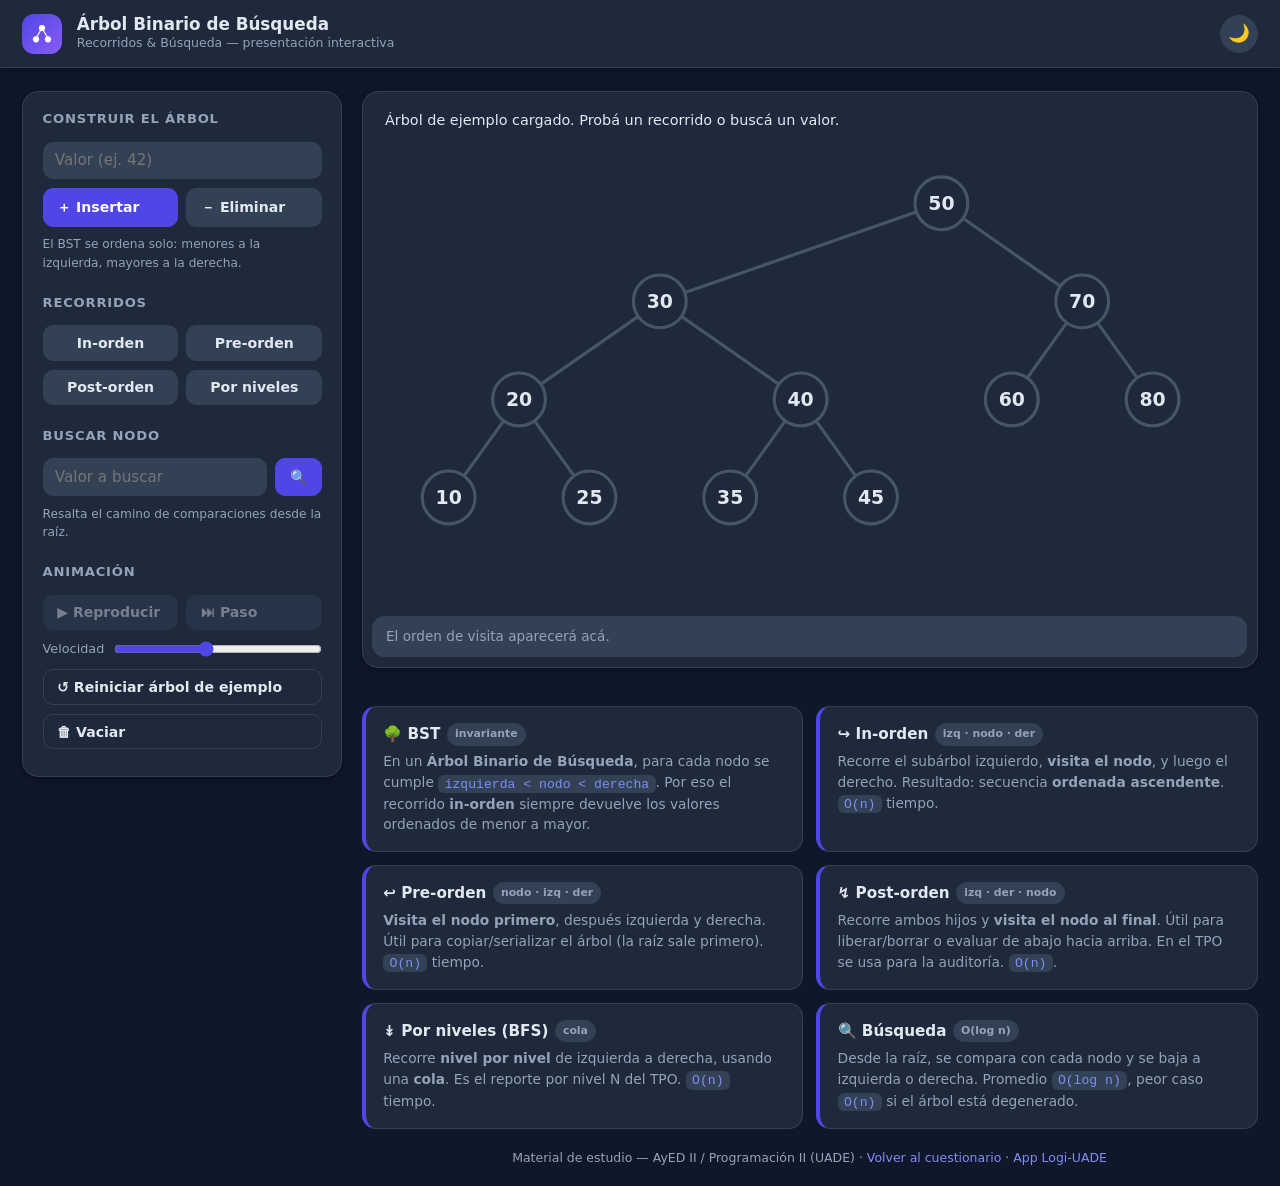
<file: src/main/resources/web/arbolbinario.html>
<!DOCTYPE html>
<html lang="es" data-theme="dark">
<head>
  <meta charset="UTF-8" />
  <meta name="viewport" content="width=device-width, initial-scale=1.0" />
  <title>Árbol Binario de Búsqueda — Recorridos y Búsqueda</title>
  <link rel="icon" href="data:image/svg+xml,<svg xmlns='http://www.w3.org/2000/svg' viewBox='0 0 100 100'><circle cx='50' cy='25' r='14' fill='%234f46e5'/><circle cx='25' cy='70' r='14' fill='%238b5cf6'/><circle cx='75' cy='70' r='14' fill='%238b5cf6'/><path d='M50 25 L25 70 M50 25 L75 70' stroke='%2394a3b8' stroke-width='4'/></svg>" />
  <style>
    /* ===========================================================
       Tema (claro/oscuro) via variables CSS. Reusa la clave de
       localStorage 'tpa2_theme' del resto del material de estudio.
       =========================================================== */
    :root, [data-theme="dark"] {
      --bg:        #0f172a;
      --bg-elev:   #1e293b;
      --bg-soft:   #334155;
      --border:    #334155;
      --text:      #e2e8f0;
      --text-dim:  #94a3b8;
      --accent:    #818cf8;
      --accent-strong: #4f46e5;
      --node:      #1e293b;
      --node-stroke: #475569;
      --node-text: #e2e8f0;
      --edge:      #475569;
      --active:    #f59e0b;       /* nodo siendo visitado */
      --active-text: #0f172a;
      --visited:   #10b981;       /* ya visitado en el recorrido */
      --visited-text: #052e1a;
      --path:      #38bdf8;       /* camino de busqueda */
      --found:     #10b981;
      --notfound:  #ef4444;
      --shadow:    rgba(0,0,0,.35);
    }
    [data-theme="light"] {
      --bg:        #f1f5f9;
      --bg-elev:   #ffffff;
      --bg-soft:   #f8fafc;
      --border:    #e2e8f0;
      --text:      #1e293b;
      --text-dim:  #64748b;
      --accent:    #4f46e5;
      --accent-strong: #4338ca;
      --node:      #ffffff;
      --node-stroke: #cbd5e1;
      --node-text: #1e293b;
      --edge:      #cbd5e1;
      --active:    #f59e0b;
      --active-text: #ffffff;
      --visited:   #10b981;
      --visited-text: #ffffff;
      --path:      #0ea5e9;
      --found:     #10b981;
      --notfound:  #ef4444;
      --shadow:    rgba(15,23,42,.08);
    }

    * { box-sizing: border-box; margin: 0; padding: 0; }
    html, body { height: 100%; }
    body {
      font-family: 'Segoe UI', system-ui, -apple-system, sans-serif;
      background: var(--bg);
      color: var(--text);
      line-height: 1.5;
      transition: background .25s, color .25s;
    }

    /* ---- Header ---- */
    header.topbar {
      position: sticky; top: 0; z-index: 20;
      display: flex; align-items: center; gap: .9rem;
      padding: .85rem 1.4rem;
      background: var(--bg-elev);
      border-bottom: 1px solid var(--border);
      box-shadow: 0 1px 6px var(--shadow);
    }
    .brand-icon {
      width: 40px; height: 40px; border-radius: 12px;
      background: linear-gradient(135deg, #4f46e5, #8b5cf6);
      display: grid; place-items: center; flex-shrink: 0;
    }
    .brand-icon svg { width: 24px; height: 24px; }
    .brand-text h1 { font-size: 1.05rem; font-weight: 700; line-height: 1.15; }
    .brand-text p  { font-size: .78rem; color: var(--text-dim); }
    .topbar-spacer { flex: 1; }
    .theme-toggle {
      border: 1px solid var(--border); background: var(--bg-soft);
      color: var(--text); border-radius: 999px;
      width: 38px; height: 38px; cursor: pointer; font-size: 1.1rem;
      display: grid; place-items: center; transition: background .15s;
    }
    .theme-toggle:hover { background: var(--border); }

    /* ---- Layout ---- */
    .wrap {
      max-width: 1280px; margin: 0 auto; padding: 1.4rem;
      display: grid; gap: 1.2rem;
      grid-template-columns: 1fr;
    }
    @media (min-width: 1000px) {
      .wrap { grid-template-columns: 320px 1fr; align-items: start; }
    }

    .card {
      background: var(--bg-elev);
      border: 1px solid var(--border);
      border-radius: 16px;
      padding: 1.1rem 1.2rem;
      box-shadow: 0 2px 10px var(--shadow);
    }
    .card h2 {
      font-size: .82rem; text-transform: uppercase; letter-spacing: .06em;
      color: var(--text-dim); margin-bottom: .8rem; font-weight: 700;
    }

    /* ---- Controles ---- */
    .control-group { margin-bottom: 1.3rem; }
    .control-group:last-child { margin-bottom: 0; }
    .control-row { display: flex; gap: .5rem; margin-bottom: .55rem; flex-wrap: wrap; }
    input[type="number"] {
      flex: 1; min-width: 0;
      padding: .55rem .7rem; border-radius: 10px;
      border: 1px solid var(--border); background: var(--bg-soft);
      color: var(--text); font-size: .95rem; font-family: inherit;
    }
    input[type="number"]:focus { outline: 2px solid var(--accent); outline-offset: 0; }
    .btn {
      padding: .55rem .85rem; border-radius: 10px; border: 1px solid var(--border);
      background: var(--bg-soft); color: var(--text); cursor: pointer;
      font-size: .88rem; font-weight: 600; font-family: inherit;
      transition: background .15s, transform .05s, opacity .15s;
      display: inline-flex; align-items: center; gap: .35rem;
    }
    .btn:hover:not(:disabled) { background: var(--border); }
    .btn:active:not(:disabled) { transform: translateY(1px); }
    .btn:disabled { opacity: .45; cursor: not-allowed; }
    .btn-primary { background: var(--accent-strong); border-color: var(--accent-strong); color: #fff; }
    .btn-primary:hover:not(:disabled) { background: var(--accent); border-color: var(--accent); }
    .btn-traversal { flex: 1 1 calc(50% - .25rem); justify-content: center; }
    .btn-traversal.active { background: var(--accent-strong); border-color: var(--accent-strong); color: #fff; }
    .btn-ghost { background: transparent; }

    .slider-row { display: flex; align-items: center; gap: .6rem; margin-top: .2rem; }
    .slider-row label { font-size: .8rem; color: var(--text-dim); white-space: nowrap; }
    input[type="range"] { flex: 1; accent-color: var(--accent-strong); cursor: pointer; }

    .hint { font-size: .76rem; color: var(--text-dim); margin-top: .35rem; }

    /* ---- Visualizacion ---- */
    .viz-card { padding: .6rem; overflow: hidden; }
    .status-bar {
      display: flex; align-items: center; gap: .6rem; flex-wrap: wrap;
      padding: .55rem .8rem; margin-bottom: .5rem;
      font-size: .9rem; min-height: 2.4rem;
    }
    .status-bar .label-strong { font-weight: 700; color: var(--accent); }
    svg#tree { width: 100%; height: auto; display: block; min-height: 340px; }

    /* nodos */
    .node circle {
      fill: var(--node); stroke: var(--node-stroke); stroke-width: 2.5;
      transition: fill .25s, stroke .25s, r .2s;
    }
    .node text {
      fill: var(--node-text); font-size: 15px; font-weight: 700;
      text-anchor: middle; dominant-baseline: central;
      transition: fill .25s; pointer-events: none;
    }
    .node.active circle { fill: var(--active); stroke: var(--active); }
    .node.active text   { fill: var(--active-text); }
    .node.visited circle { fill: var(--visited); stroke: var(--visited); }
    .node.visited text   { fill: var(--visited-text); }
    .node.path circle   { stroke: var(--path); stroke-width: 4; }
    .node.found circle  { fill: var(--found); stroke: var(--found); }
    .node.found text    { fill: #fff; }
    .node.notfound circle { stroke: var(--notfound); stroke-width: 4; }
    .edge { stroke: var(--edge); stroke-width: 2.5; transition: stroke .25s; }
    .edge.path { stroke: var(--path); stroke-width: 4; }

    /* secuencia de visita */
    .sequence {
      display: flex; flex-wrap: wrap; gap: .4rem; align-items: center;
      margin-top: .6rem; padding: .6rem .8rem; min-height: 2.6rem;
      background: var(--bg-soft); border-radius: 12px;
      border: 1px solid var(--border);
    }
    .seq-chip {
      display: inline-grid; place-items: center;
      min-width: 30px; height: 30px; padding: 0 .5rem;
      border-radius: 8px; background: var(--bg-elev);
      border: 1px solid var(--border); font-weight: 700; font-size: .88rem;
      animation: pop .25s ease-out;
    }
    .seq-chip.current { background: var(--active); color: var(--active-text); border-color: var(--active); }
    .seq-arrow { color: var(--text-dim); }
    .seq-empty { color: var(--text-dim); font-size: .85rem; }
    @keyframes pop { from { transform: scale(.6); opacity: 0; } to { transform: scale(1); opacity: 1; } }

    /* ---- Explicaciones ---- */
    .explain-grid { display: grid; gap: .8rem; grid-template-columns: 1fr; margin-top: 1.2rem; }
    @media (min-width: 640px) { .explain-grid { grid-template-columns: 1fr 1fr; } }
    .explain {
      background: var(--bg-elev); border: 1px solid var(--border);
      border-radius: 14px; padding: 1rem 1.1rem;
      border-left: 4px solid var(--accent-strong);
    }
    .explain h3 { font-size: .95rem; margin-bottom: .35rem; display: flex; align-items: center; gap: .4rem; }
    .explain p { font-size: .86rem; color: var(--text-dim); }
    .explain code {
      background: var(--bg-soft); padding: .1rem .4rem; border-radius: 6px;
      font-size: .82rem; color: var(--accent); font-family: 'Consolas', monospace;
    }
    .tag {
      font-size: .68rem; font-weight: 700; padding: .12rem .45rem; border-radius: 999px;
      background: var(--bg-soft); color: var(--text-dim); border: 1px solid var(--border);
    }
    .footer-note {
      grid-column: 1 / -1; text-align: center; font-size: .78rem;
      color: var(--text-dim); margin-top: .4rem;
    }
    .footer-note a { color: var(--accent); text-decoration: none; }
    .footer-note a:hover { text-decoration: underline; }
  </style>
</head>
<body>
  <header class="topbar">
    <div class="brand-icon" aria-hidden="true">
      <svg viewBox="0 0 100 100" fill="none">
        <path d="M50 25 L25 68 M50 25 L75 68" stroke="#fff" stroke-width="5" stroke-linecap="round"/>
        <circle cx="50" cy="25" r="13" fill="#fff"/>
        <circle cx="25" cy="72" r="13" fill="#fff"/>
        <circle cx="75" cy="72" r="13" fill="#fff"/>
      </svg>
    </div>
    <div class="brand-text">
      <h1>Árbol Binario de Búsqueda</h1>
      <p>Recorridos &amp; Búsqueda — presentación interactiva</p>
    </div>
    <div class="topbar-spacer"></div>
    <button class="theme-toggle" id="themeToggle" title="Cambiar tema" aria-label="Cambiar tema">🌙</button>
  </header>

  <div class="wrap">
    <!-- ============ Controles ============ -->
    <aside class="card" aria-label="Controles">
      <div class="control-group">
        <h2>Construir el árbol</h2>
        <div class="control-row">
          <input type="number" id="valorInput" placeholder="Valor (ej. 42)" />
        </div>
        <div class="control-row">
          <button class="btn btn-primary" id="btnInsertar" style="flex:1">＋ Insertar</button>
          <button class="btn" id="btnEliminar" style="flex:1">－ Eliminar</button>
        </div>
        <p class="hint">El BST se ordena solo: menores a la izquierda, mayores a la derecha.</p>
      </div>

      <div class="control-group">
        <h2>Recorridos</h2>
        <div class="control-row">
          <button class="btn btn-traversal" data-trav="inorden">In-orden</button>
          <button class="btn btn-traversal" data-trav="preorden">Pre-orden</button>
        </div>
        <div class="control-row">
          <button class="btn btn-traversal" data-trav="postorden">Post-orden</button>
          <button class="btn btn-traversal" data-trav="niveles">Por niveles</button>
        </div>
      </div>

      <div class="control-group">
        <h2>Buscar nodo</h2>
        <div class="control-row">
          <input type="number" id="buscarInput" placeholder="Valor a buscar" />
          <button class="btn btn-primary" id="btnBuscar">🔍</button>
        </div>
        <p class="hint">Resalta el camino de comparaciones desde la raíz.</p>
      </div>

      <div class="control-group">
        <h2>Animación</h2>
        <div class="control-row">
          <button class="btn" id="btnPlayPause" style="flex:1">⏸ Pausar</button>
          <button class="btn" id="btnPaso" style="flex:1">⏭ Paso</button>
        </div>
        <div class="slider-row">
          <label for="velocidad">Velocidad</label>
          <input type="range" id="velocidad" min="150" max="1400" value="700" step="50" />
        </div>
        <div class="control-row" style="margin-top:.7rem">
          <button class="btn btn-ghost" id="btnReset" style="flex:1">↺ Reiniciar árbol de ejemplo</button>
        </div>
        <div class="control-row">
          <button class="btn btn-ghost" id="btnVaciar" style="flex:1">🗑 Vaciar</button>
        </div>
      </div>
    </aside>

    <!-- ============ Visualizacion ============ -->
    <main style="display:grid; gap:1.2rem;">
      <section class="card viz-card" aria-label="Visualización del árbol">
        <div class="status-bar" id="statusBar">
          <span>Listo. Insertá valores o ejecutá un recorrido.</span>
        </div>
        <svg id="tree" viewBox="0 0 800 400" preserveAspectRatio="xMidYMin meet" role="img" aria-label="Árbol binario"></svg>
        <div class="sequence" id="sequence">
          <span class="seq-empty">El orden de visita aparecerá acá.</span>
        </div>
      </section>

      <section aria-label="Explicaciones">
        <div class="explain-grid">
          <div class="explain">
            <h3>🌳 BST <span class="tag">invariante</span></h3>
            <p>En un <strong>Árbol Binario de Búsqueda</strong>, para cada nodo se cumple
            <code>izquierda &lt; nodo &lt; derecha</code>. Por eso el recorrido <strong>in-orden</strong>
            siempre devuelve los valores ordenados de menor a mayor.</p>
          </div>
          <div class="explain">
            <h3>↪ In-orden <span class="tag">izq · nodo · der</span></h3>
            <p>Recorre el subárbol izquierdo, <strong>visita el nodo</strong>, y luego el derecho.
            Resultado: secuencia <strong>ordenada ascendente</strong>. <code>O(n)</code> tiempo.</p>
          </div>
          <div class="explain">
            <h3>↩ Pre-orden <span class="tag">nodo · izq · der</span></h3>
            <p><strong>Visita el nodo primero</strong>, después izquierda y derecha. Útil para
            copiar/serializar el árbol (la raíz sale primero). <code>O(n)</code> tiempo.</p>
          </div>
          <div class="explain">
            <h3>↯ Post-orden <span class="tag">izq · der · nodo</span></h3>
            <p>Recorre ambos hijos y <strong>visita el nodo al final</strong>. Útil para liberar/borrar
            o evaluar de abajo hacia arriba. En el TPO se usa para la auditoría. <code>O(n)</code>.</p>
          </div>
          <div class="explain">
            <h3>↡ Por niveles (BFS) <span class="tag">cola</span></h3>
            <p>Recorre <strong>nivel por nivel</strong> de izquierda a derecha, usando una
            <strong>cola</strong>. Es el reporte por nivel N del TPO. <code>O(n)</code> tiempo.</p>
          </div>
          <div class="explain">
            <h3>🔍 Búsqueda <span class="tag">O(log n)</span></h3>
            <p>Desde la raíz, se compara con cada nodo y se baja a izquierda o derecha.
            Promedio <code>O(log n)</code>, peor caso <code>O(n)</code> si el árbol está degenerado.</p>
          </div>
          <p class="footer-note">
            Material de estudio — AyED II / Programación II (UADE) ·
            <a href="/cuestionario">Volver al cuestionario</a> · <a href="/">App Logi-UADE</a>
          </p>
        </div>
      </section>
    </main>
  </div>

  <script>
  // =====================================================================
  //  Árbol Binario de Búsqueda — lógica + animaciones, 100% client-side.
  //  No toca la API REST: es una presentación didáctica autocontenida.
  // =====================================================================

  /* ---------- Modelo: BST con nodos {valor, izq, der} ---------- */
  class Nodo {
    constructor(valor) { this.valor = valor; this.izq = null; this.der = null; }
  }

  class BST {
    constructor() { this.raiz = null; }

    insertar(valor) {
      if (this.raiz === null) { this.raiz = new Nodo(valor); return true; }
      let actual = this.raiz;
      while (true) {
        if (valor === actual.valor) return false;          // sin duplicados
        if (valor < actual.valor) {
          if (actual.izq === null) { actual.izq = new Nodo(valor); return true; }
          actual = actual.izq;
        } else {
          if (actual.der === null) { actual.der = new Nodo(valor); return true; }
          actual = actual.der;
        }
      }
    }

    // Devuelve el camino de nodos comparados hasta encontrar (o no) el valor.
    buscarCamino(valor) {
      const camino = [];
      let actual = this.raiz;
      while (actual !== null) {
        camino.push(actual);
        if (valor === actual.valor) return { camino, encontrado: true };
        actual = valor < actual.valor ? actual.izq : actual.der;
      }
      return { camino, encontrado: false };
    }

    // Eliminacion estandar; caso 2 hijos usa el sucesor in-orden (minimo del der).
    eliminar(valor) {
      let existia = false;
      const elim = (nodo, v) => {
        if (nodo === null) return null;
        if (v < nodo.valor) { nodo.izq = elim(nodo.izq, v); return nodo; }
        if (v > nodo.valor) { nodo.der = elim(nodo.der, v); return nodo; }
        existia = true;
        if (nodo.izq === null) return nodo.der;
        if (nodo.der === null) return nodo.izq;
        let suc = nodo.der;
        while (suc.izq !== null) suc = suc.izq;
        nodo.valor = suc.valor;
        nodo.der = elim(nodo.der, suc.valor);
        return nodo;
      };
      this.raiz = elim(this.raiz, valor);
      return existia;
    }

    /* --- Recorridos: devuelven la lista de nodos en orden de VISITA --- */
    inorden()  { const r = []; const go = n => { if (!n) return; go(n.izq); r.push(n); go(n.der); }; go(this.raiz); return r; }
    preorden() { const r = []; const go = n => { if (!n) return; r.push(n); go(n.izq); go(n.der); }; go(this.raiz); return r; }
    postorden(){ const r = []; const go = n => { if (!n) return; go(n.izq); go(n.der); r.push(n); }; go(this.raiz); return r; }
    niveles() {
      const r = []; if (!this.raiz) return r;
      const cola = [this.raiz];
      while (cola.length) {
        const n = cola.shift();
        r.push(n);
        if (n.izq) cola.push(n.izq);
        if (n.der) cola.push(n.der);
      }
      return r;
    }
  }

  /* ---------- Layout: posicion in-orden -> x; profundidad -> y ---------- */
  // Asignar x por indice in-orden garantiza que no se solapen los nodos.
  function calcularLayout(raiz) {
    const pos = new Map();   // nodo -> {x, y, profundidad}
    let indice = 0;
    const asignar = (nodo, profundidad) => {
      if (!nodo) return;
      asignar(nodo.izq, profundidad + 1);
      pos.set(nodo, { col: indice++, prof: profundidad });
      asignar(nodo.der, profundidad + 1);
    };
    asignar(raiz, 0);
    return pos;
  }

  /* ---------- Estado de la app ---------- */
  const SVG_NS = 'http://www.w3.org/2000/svg';
  const EJEMPLO = [50, 30, 70, 20, 40, 60, 80, 10, 25, 35, 45];
  const COL_W = 56, ROW_H = 78, PAD_X = 40, PAD_Y = 44, R = 21;

  const arbol = new BST();
  let posiciones = new Map();
  let svgWidth = 800, svgHeight = 400;

  // Motor de animacion
  const anim = {
    pasos: [],        // [{tipo, nodo, ...}]
    i: 0,
    timer: null,
    playing: false,
    velocidad: 700,
    tipoRecorrido: null,
  };

  const $ = sel => document.querySelector(sel);
  const svg = $('#tree');
  const statusBar = $('#statusBar');
  const sequenceEl = $('#sequence');

  /* ---------- Render del arbol ---------- */
  function render(highlights = {}) {
    posiciones = calcularLayout(arbol.raiz);
    const n = posiciones.size;
    if (n === 0) {
      svgWidth = 800; svgHeight = 300;
      svg.setAttribute('viewBox', `0 0 ${svgWidth} ${svgHeight}`);
      svg.innerHTML = `<text x="${svgWidth/2}" y="${svgHeight/2}" text-anchor="middle"
        fill="var(--text-dim)" font-size="16">Árbol vacío — insertá un valor para empezar.</text>`;
      return;
    }
    let maxCol = 0, maxProf = 0;
    posiciones.forEach(p => { maxCol = Math.max(maxCol, p.col); maxProf = Math.max(maxProf, p.prof); });
    svgWidth  = (maxCol + 1) * COL_W + PAD_X * 2;
    svgHeight = (maxProf + 1) * ROW_H + PAD_Y * 2 - (ROW_H - 2*R);
    svg.setAttribute('viewBox', `0 0 ${svgWidth} ${svgHeight}`);

    const xy = nodo => {
      const p = posiciones.get(nodo);
      return { x: PAD_X + p.col * COL_W + R, y: PAD_Y + p.prof * ROW_H };
    };

    let edges = '', nodes = '';
    const dibujar = (nodo) => {
      if (!nodo) return;
      const { x, y } = xy(nodo);
      [nodo.izq, nodo.der].forEach(hijo => {
        if (!hijo) return;
        const c = xy(hijo);
        const cls = (highlights.pathEdges && highlights.pathEdges.has(hijo)) ? 'edge path' : 'edge';
        edges += `<line class="${cls}" x1="${x}" y1="${y}" x2="${c.x}" y2="${c.y}" />`;
        dibujar(hijo);
      });
    };
    dibujar(arbol.raiz);

    posiciones.forEach((p, nodo) => {
      const { x, y } = xy(nodo);
      let cls = 'node';
      if (highlights.active === nodo)   cls += ' active';
      else if (highlights.visited && highlights.visited.has(nodo)) cls += ' visited';
      if (highlights.path && highlights.path.has(nodo)) cls += ' path';
      if (highlights.found === nodo)    cls += ' found';
      if (highlights.notfound === nodo) cls += ' notfound';
      nodes += `<g class="${cls}"><circle cx="${x}" cy="${y}" r="${R}" /><text x="${x}" y="${y}">${nodo.valor}</text></g>`;
    });

    svg.innerHTML = edges + nodes;
  }

  /* ---------- Secuencia de visita ---------- */
  function renderSecuencia(valores, currentIndex = -1) {
    if (!valores.length) {
      sequenceEl.innerHTML = '<span class="seq-empty">El orden de visita aparecerá acá.</span>';
      return;
    }
    let html = '';
    valores.forEach((v, i) => {
      if (i > 0) html += '<span class="seq-arrow">→</span>';
      html += `<span class="seq-chip${i === currentIndex ? ' current' : ''}">${v}</span>`;
    });
    sequenceEl.innerHTML = html;
  }

  function setStatus(html) { statusBar.innerHTML = html; }

  /* ---------- Control de animacion de recorridos ---------- */
  const NOMBRES = { inorden: 'In-orden', preorden: 'Pre-orden', postorden: 'Post-orden', niveles: 'Por niveles (BFS)' };

  function detenerAnimacion() {
    if (anim.timer) { clearTimeout(anim.timer); anim.timer = null; }
    anim.playing = false;
    anim.pasos = [];
    anim.i = 0;
    anim.tipoRecorrido = null;
    actualizarBotonesRecorrido();
    updatePlayPauseBtn();
  }

  function iniciarRecorrido(tipo) {
    if (!arbol.raiz) { setStatus('El árbol está vacío.'); return; }
    if (anim.timer) { clearTimeout(anim.timer); anim.timer = null; }
    anim.tipoRecorrido = tipo;
    anim.pasos = arbol[tipo]().map(nodo => ({ nodo }));
    anim.i = 0;
    anim.playing = true;
    renderSecuencia([]);
    actualizarBotonesRecorrido();
    updatePlayPauseBtn();
    reproducir();
  }

  // anim.i = indice del PROXIMO paso a pintar.
  function reproducir() {
    if (anim.i >= anim.pasos.length) { finRecorrido(); return; }
    pintarPaso(anim.i);
    anim.i++;
    if (anim.i >= anim.pasos.length) { finRecorrido(); return; }
    if (anim.playing) anim.timer = setTimeout(reproducir, anim.velocidad);
  }

  function pintarPaso(idx) {
    const visitadosAntes = new Set(anim.pasos.slice(0, idx).map(p => p.nodo));
    const actual = anim.pasos[idx].nodo;
    render({ active: actual, visited: visitadosAntes });
    const valores = anim.pasos.slice(0, idx + 1).map(p => p.nodo.valor);
    renderSecuencia(valores, idx);
    setStatus(`<span class="label-strong">${NOMBRES[anim.tipoRecorrido]}</span>
      &nbsp;·&nbsp; visitando <strong>${actual.valor}</strong>
      &nbsp;·&nbsp; paso ${idx + 1}/${anim.pasos.length}`);
  }

  function finRecorrido() {
    if (anim.timer) { clearTimeout(anim.timer); anim.timer = null; }
    anim.i = anim.pasos.length;
    const todos = new Set(anim.pasos.map(p => p.nodo));
    render({ visited: todos });
    const valores = anim.pasos.map(p => p.nodo.valor);
    renderSecuencia(valores, -1);
    const extra = anim.tipoRecorrido === 'inorden'
      ? ' &nbsp;·&nbsp; <em>los valores quedaron ordenados ascendentemente ✓</em>' : '';
    setStatus(`<span class="label-strong">${NOMBRES[anim.tipoRecorrido]}</span>
      &nbsp;·&nbsp; completado: <strong>${valores.join(', ')}</strong>${extra}`);
    anim.playing = false;
    updatePlayPauseBtn();
  }

  function togglePlayPause() {
    if (!anim.pasos.length || anim.i >= anim.pasos.length) return;
    anim.playing = !anim.playing;
    updatePlayPauseBtn();
    if (anim.playing) reproducir();
    else if (anim.timer) { clearTimeout(anim.timer); anim.timer = null; }
  }

  function paso() {
    if (!anim.pasos.length || anim.i >= anim.pasos.length) return;
    anim.playing = false;
    if (anim.timer) { clearTimeout(anim.timer); anim.timer = null; }
    pintarPaso(anim.i);
    anim.i++;
    if (anim.i >= anim.pasos.length) finRecorrido();
    updatePlayPauseBtn();
  }

  function updatePlayPauseBtn() {
    const b = $('#btnPlayPause');
    const enCurso = anim.pasos.length && anim.i < anim.pasos.length;
    b.disabled = !enCurso;
    b.innerHTML = anim.playing ? '⏸ Pausar' : '▶ Reproducir';
    $('#btnPaso').disabled = !enCurso;
  }

  function actualizarBotonesRecorrido() {
    document.querySelectorAll('.btn-traversal').forEach(b => {
      b.classList.toggle('active', b.dataset.trav === anim.tipoRecorrido);
    });
  }

  /* ---------- Busqueda animada ---------- */
  function animarBusqueda(valor) {
    detenerAnimacion();
    const { camino, encontrado } = arbol.buscarCamino(valor);
    if (!arbol.raiz) { setStatus('El árbol está vacío.'); return; }
    const pathNodos = new Set();
    const pathEdges = new Set();
    let i = 0;
    const step = () => {
      if (i < camino.length) {
        const nodo = camino[i];
        if (i > 0) pathEdges.add(nodo);
        render({ active: nodo, path: pathNodos, pathEdges });
        const comp = nodo.valor === valor ? '¡igual! ✓'
          : (valor < nodo.valor ? `${valor} &lt; ${nodo.valor} → izquierda` : `${valor} &gt; ${nodo.valor} → derecha`);
        setStatus(`<span class="label-strong">🔍 Buscar ${valor}</span> &nbsp;·&nbsp; en nodo <strong>${nodo.valor}</strong>: ${comp}`);
        pathNodos.add(nodo);
        i++;
        anim.timer = setTimeout(step, anim.velocidad);
      } else {
        if (encontrado) {
          const found = camino[camino.length - 1];
          render({ found, path: pathNodos, pathEdges });
          setStatus(`<span class="label-strong">🔍 Buscar ${valor}</span> &nbsp;·&nbsp;
            <strong style="color:var(--found)">encontrado</strong> tras ${camino.length} comparación(es).`);
        } else {
          const ultimo = camino[camino.length - 1];
          render({ notfound: ultimo, path: pathNodos, pathEdges });
          setStatus(`<span class="label-strong">🔍 Buscar ${valor}</span> &nbsp;·&nbsp;
            <strong style="color:var(--notfound)">no está</strong> en el árbol (${camino.length} comparación(es)).`);
        }
      }
    };
    step();
  }

  /* ---------- Acciones de UI ---------- */
  function insertar() {
    const inp = $('#valorInput');
    const v = parseInt(inp.value, 10);
    if (Number.isNaN(v)) { setStatus('Ingresá un número válido para insertar.'); return; }
    detenerAnimacion();
    const ok = arbol.insertar(v);
    render(ok ? { found: buscarNodo(v) } : {});
    setStatus(ok ? `Insertado <strong>${v}</strong>.` : `El valor <strong>${v}</strong> ya existe (sin duplicados).`);
    inp.value = ''; inp.focus();
    renderSecuencia([]);
  }

  function eliminar() {
    const inp = $('#valorInput');
    const v = parseInt(inp.value, 10);
    if (Number.isNaN(v)) { setStatus('Ingresá un número válido para eliminar.'); return; }
    detenerAnimacion();
    const ok = arbol.eliminar(v);
    render();
    setStatus(ok ? `Eliminado <strong>${v}</strong>.` : `El valor <strong>${v}</strong> no está en el árbol.`);
    inp.value = ''; inp.focus();
    renderSecuencia([]);
  }

  function buscarNodo(v) {
    const r = arbol.buscarCamino(v);
    return r.encontrado ? r.camino[r.camino.length - 1] : null;
  }

  function cargarEjemplo() {
    detenerAnimacion();
    arbol.raiz = null;
    EJEMPLO.forEach(v => arbol.insertar(v));
    render();
    renderSecuencia([]);
    setStatus('Árbol de ejemplo cargado. Probá un recorrido o buscá un valor.');
    updatePlayPauseBtn();
  }

  function vaciar() {
    detenerAnimacion();
    arbol.raiz = null;
    render();
    renderSecuencia([]);
    setStatus('Árbol vaciado. Insertá valores para construir el tuyo.');
    updatePlayPauseBtn();
  }

  /* ---------- Wiring de eventos ---------- */
  $('#btnInsertar').addEventListener('click', insertar);
  $('#btnEliminar').addEventListener('click', eliminar);
  $('#valorInput').addEventListener('keydown', e => { if (e.key === 'Enter') insertar(); });
  $('#btnBuscar').addEventListener('click', () => {
    const v = parseInt($('#buscarInput').value, 10);
    if (Number.isNaN(v)) { setStatus('Ingresá un número válido para buscar.'); return; }
    animarBusqueda(v);
  });
  $('#buscarInput').addEventListener('keydown', e => {
    if (e.key === 'Enter') { const v = parseInt(e.target.value, 10); if (!Number.isNaN(v)) animarBusqueda(v); }
  });
  document.querySelectorAll('.btn-traversal').forEach(b => {
    b.addEventListener('click', () => iniciarRecorrido(b.dataset.trav));
  });
  $('#btnPlayPause').addEventListener('click', togglePlayPause);
  $('#btnPaso').addEventListener('click', paso);
  $('#btnReset').addEventListener('click', cargarEjemplo);
  $('#btnVaciar').addEventListener('click', vaciar);
  $('#velocidad').addEventListener('input', e => { anim.velocidad = parseInt(e.target.value, 10); });

  /* ---------- Tema (sincronizado con el material de estudio) ---------- */
  const themeBtn = $('#themeToggle');
  function aplicarTema(t) {
    document.documentElement.setAttribute('data-theme', t);
    themeBtn.textContent = t === 'dark' ? '🌙' : '☀️';
  }
  aplicarTema(localStorage.getItem('tpa2_theme') || 'dark');
  themeBtn.addEventListener('click', () => {
    const actual = document.documentElement.getAttribute('data-theme');
    const nuevo = actual === 'dark' ? 'light' : 'dark';
    localStorage.setItem('tpa2_theme', nuevo);
    aplicarTema(nuevo);
  });

  /* ---------- Init ---------- */
  anim.velocidad = parseInt($('#velocidad').value, 10);
  cargarEjemplo();
  updatePlayPauseBtn();
  </script>
</body>
</html>
</file>
